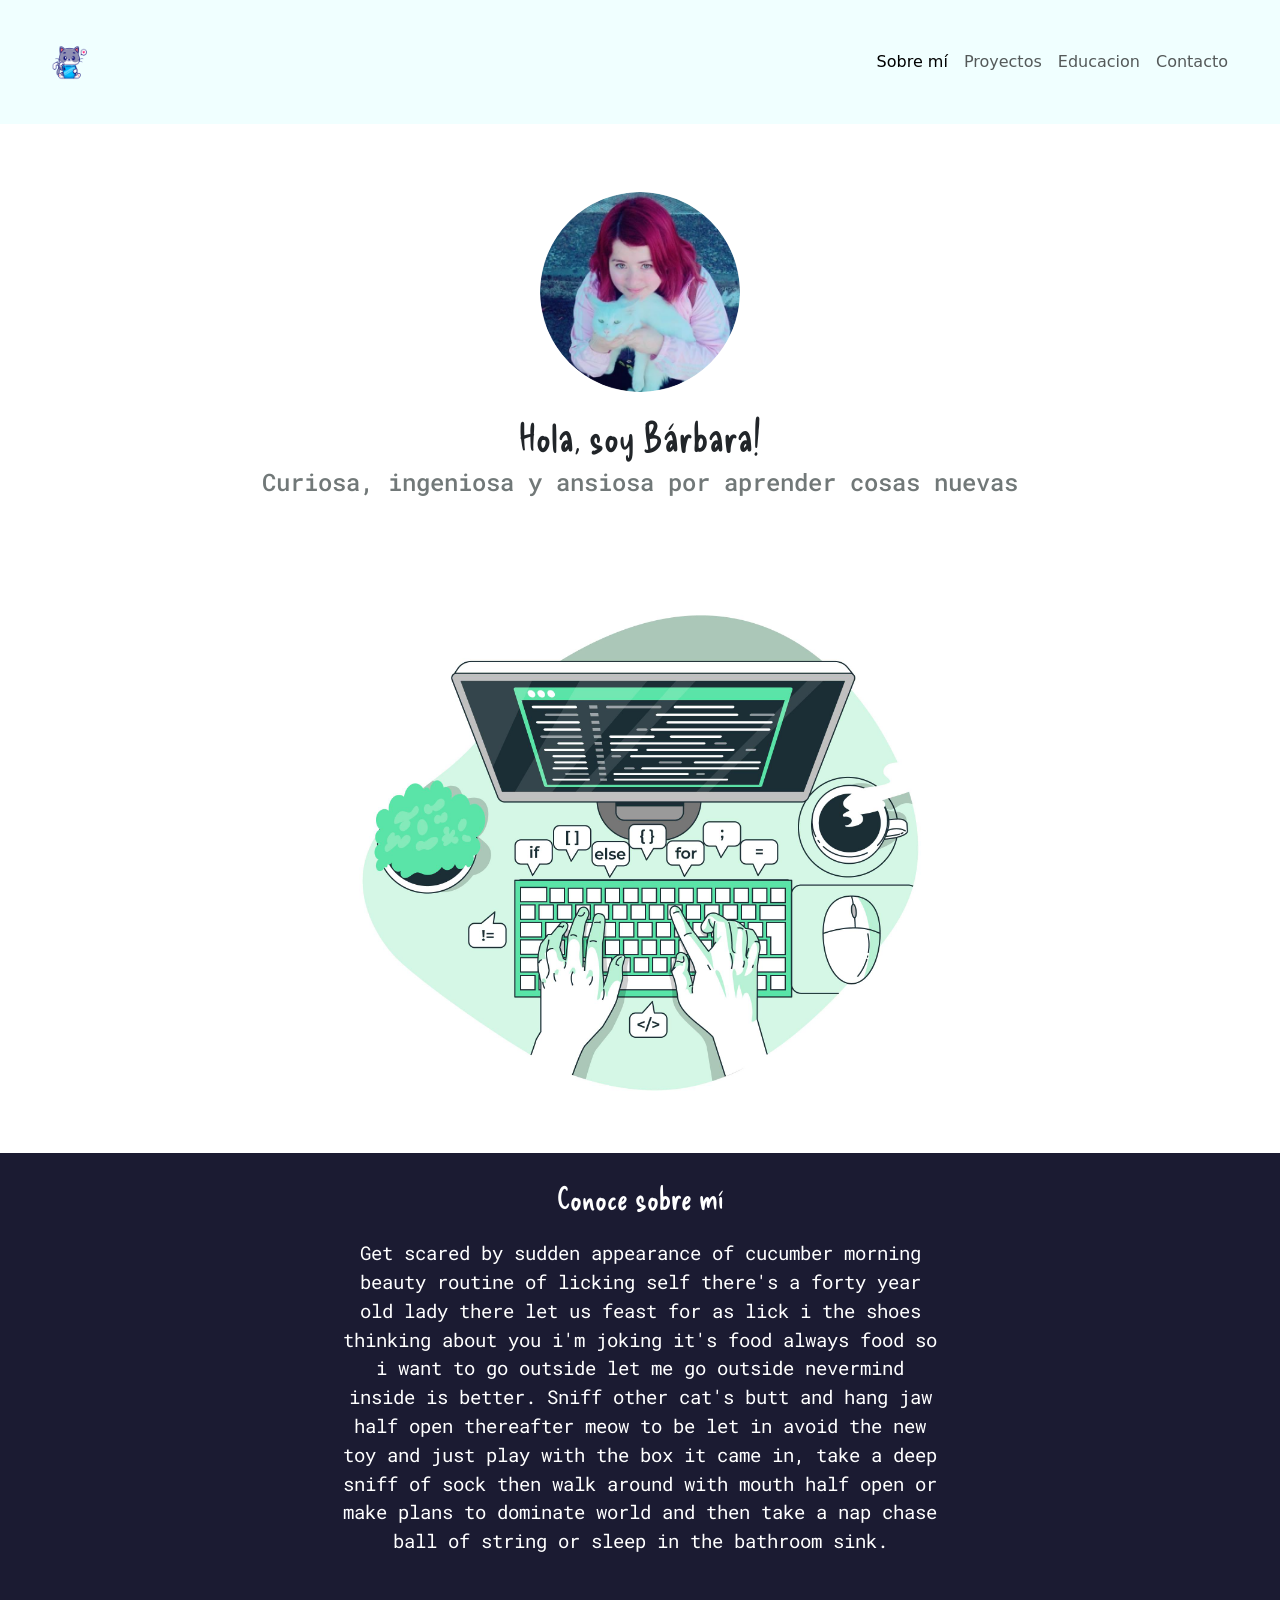
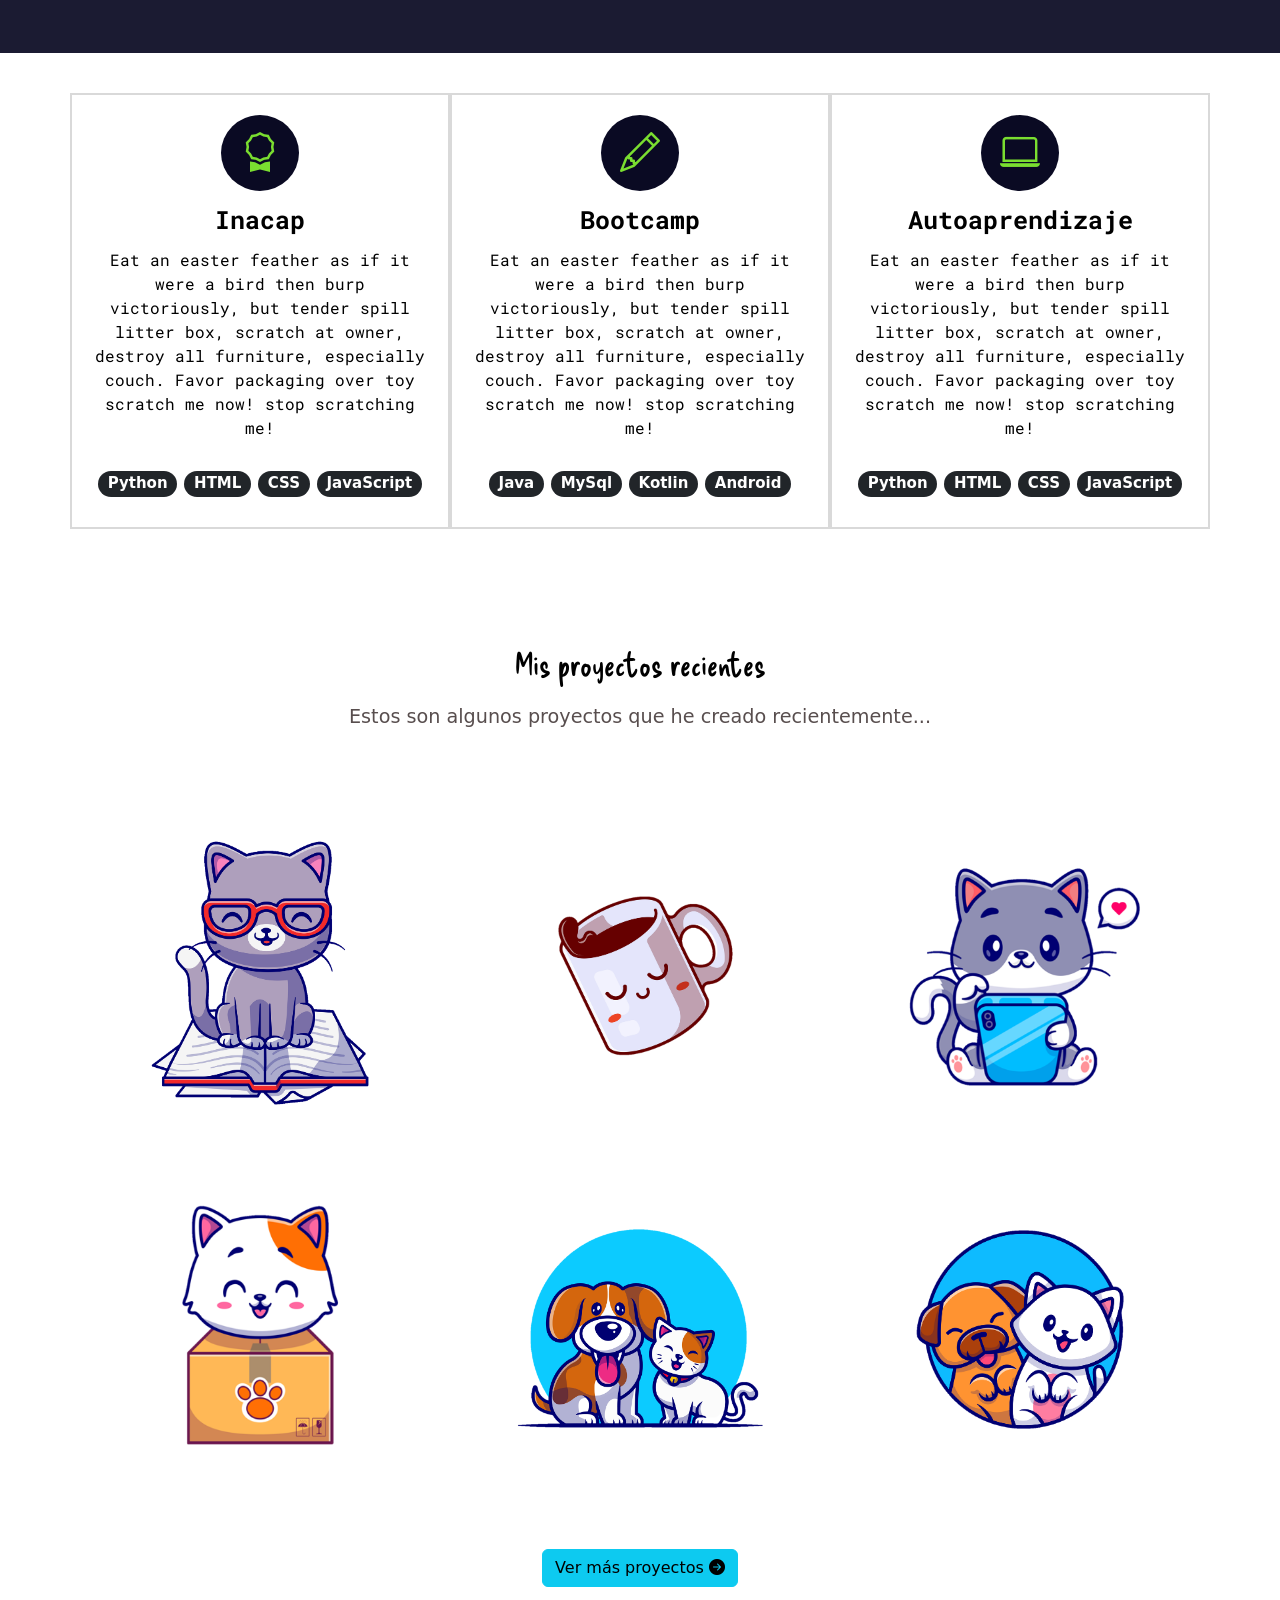
<file: index.html>
<!DOCTYPE html>
<html lang="es">
<head>
    <meta charset="UTF-8">
    <meta http-equiv="X-UA-Compatible" content="IE=edge">
    <meta name="viewport" content="width=device-width, initial-scale=1.0">
    <meta name = "description" content="Portafolio Barbara Carvajal">
    <meta name = "keywords" content="HTML, CSS, JavaScript React">
    <meta name = "author" content="Barbara Carvajal Saez">
    <title>🌸🌸🌸</title>
    <!-- Icono -->
    <link rel="icon" type="image/x-icon" href="imagenes/gatito con telefono.png">
    <!--Iconos de Bootstrap-->
    <link rel="stylesheet" href="https://cdn.jsdelivr.net/npm/bootstrap-icons@1.10.3/font/bootstrap-icons.css">
    <!--Bootstrap-->
    <link href="https://cdn.jsdelivr.net/npm/bootstrap@5.0.2/dist/css/bootstrap.min.css" rel="stylesheet" integrity="sha384-EVSTQN3/azprG1Anm3QDgpJLIm9Nao0Yz1ztcQTwFspd3yD65VohhpuuCOmLASjC" crossorigin="anonymous">
    <!--Estilos CSS-->
    <link href="styles.css" rel="stylesheet">
    <!--Fuentes-->
    <link rel="preconnect" href="https://fonts.googleapis.com">
    <link rel="preconnect" href="https://fonts.gstatic.com" crossorigin>
    <link href="https://fonts.googleapis.com/css2?family=Delicious+Handrawn&display=swap" rel="stylesheet"> 


    <link rel="preconnect" href="https://fonts.googleapis.com">
    <link rel="preconnect" href="https://fonts.gstatic.com" crossorigin>
    <link href="https://fonts.googleapis.com/css2?family=Delicious+Handrawn&family=Roboto+Mono:wght@100&display=swap" rel="stylesheet">

</head>
<body>
    <!-- Barra de navegacion -->
    <nav class="navbar navbar-expand-md navbar-light navbar-light">
        <div class="container-fluid">
          <button class="navbar-toggler" type="button" data-bs-toggle="collapse" data-bs-target="#navbar-toggler" aria-controls="#navbar-toggler" aria-expanded="false" aria-label="Toggle navigation">
            <span class="navbar-toggler-icon"></span>
          </button>
          <div class="collapse navbar-collapse" id="navbar-toggler">
            <a class="navbar-brand" href="#">
                <img src="imagenes/gatito con telefono.png" width="50" alt="logo de inicio" >
            </a>
            <ul class="navbar-nav d-flex justify-content-center align-items-center">
              <li class="nav-item">
                <a class="nav-link active" aria-current="page" href="#">Sobre mí</a>
              </li>
              <li class="nav-item">
                <a class="nav-link" href="#">Proyectos</a>
              </li>
              <li class="nav-item">
                <a class="nav-link" href="#" tabindex="-1">Educacion</a>
              </li>
              <li class="nav-item">
                <a class="nav-link" href="#" tabindex="-1">Contacto</a>
              </li>
            </ul>
            
          </div>
        </div>
    </nav>

    <!--Seccion hero-->
    <section class="hero align-items-stretch">
        <div class="hero-principal d-flex flex-column justify-content-center align-items-center">
            <img class="perfil rounded-circle" src="imagenes/circular.png" alt="foto perfil barbara">
            <h1>Hola, soy Bárbara!</h1>
            <h2>Curiosa, ingeniosa y ansiosa por aprender cosas nuevas</h2>
        </div>

        <div class="hero-inferior">
            <img class="hero-inferior-imagen img-fluid" src="imagenes/4401280.jpg">
            

        </div>

    </section>

    <!--Sobre mí-->
    <center>
    <section class="sobre-mi seccion-oscura">
        <div class="contenedor">
            <h2 class="seccion-titulo">Conoce sobre mí</h2>
            <p class="seccion-texto">Get scared by sudden appearance of cucumber morning beauty routine of licking self there's a forty year old lady there let us feast for as lick i the shoes thinking about you i'm joking it's food always food so i want to go outside let me go outside nevermind inside is better. Sniff other cat's butt and hang jaw half open thereafter meow to be let in avoid the new toy and just play with the box it came in, take a deep sniff of sock then walk around with mouth half open or make plans to dominate world and then take a nap chase ball of string or sleep in the bathroom sink. </p>
        </div>
    </section>
    </center>

    <!--Educacion-->
    <section class="experiencia seccion-clara">
        <div class="container text-center">
            <div class="row">
                <!--Inacap-->
                <div class="columna col-12 col-md-4">
                    <i class="bi bi-award"></i>
                    <p class="experiencia-titulo">Inacap</p>
                    <p>Eat an easter feather as if it were a bird then burp victoriously, but tender spill litter box, scratch at owner, destroy all furniture, especially couch. Favor packaging over toy scratch me now! stop scratching me! </p>
                    <div class="badges-contenedor">
                        <span class="badge rounded-pill bg-dark">Python</span>
                        <span class="badge rounded-pill bg-dark">HTML</span>
                        <span class="badge rounded-pill bg-dark">CSS</span>
                        <span class="badge rounded-pill bg-dark">JavaScript</span>
                    </div>
                </div>
                
                <!--bootcamp-->
                <div class="columna col-12 col-md-4">
                    <i class="bi bi-pencil"></i>
                    <p class="experiencia-titulo">Bootcamp</p>
                    <p>Eat an easter feather as if it were a bird then burp victoriously, but tender spill litter box, scratch at owner, destroy all furniture, especially couch. Favor packaging over toy scratch me now! stop scratching me! </p>
                    <div class="badges-contenedor">
                        <span class="badge rounded-pill bg-dark">Java</span>
                        <span class="badge rounded-pill bg-dark">MySql</span>
                        <span class="badge rounded-pill bg-dark">Kotlin</span>
                        <span class="badge rounded-pill bg-dark">Android</span>
                    </div>
                </div>
                <!--autoaprendizaje-->
                <div class="columna col-12 col-md-4">
                    <i class="bi bi-laptop"></i>
                    <p class="experiencia-titulo">Autoaprendizaje</p>
                    <p>Eat an easter feather as if it were a bird then burp victoriously, but tender spill litter box, scratch at owner, destroy all furniture, especially couch. Favor packaging over toy scratch me now! stop scratching me! </p>
                    <div class="badges-contenedor">
                        <span class="badge rounded-pill bg-dark">Python</span>
                        <span class="badge rounded-pill bg-dark">HTML</span>
                        <span class="badge rounded-pill bg-dark">CSS</span>
                        <span class="badge rounded-pill bg-dark">JavaScript</span>
                    </div>
                </div>
                
            </div>

        </div>

    </section>
    
    <!-- proyectos-->
    <center>
         <!-- Proyectos -->
    <section id="proyectos" class="proyectos-recientes seccion-clara d-flex flex-column">
        <h2 class="seccion-titulo texto-negro">Mis proyectos recientes</h2>
        <h3 class="seccion-descripcion">Estos son algunos proyectos que he creado recientemente...</h3>
        <!-- Galeria de Proyectos -->
        <div class="container text-center proyectos-contenedor">
          <div class="row">
            <!-- Proyecto 1 -->
            <div class="col-12 col-md-6 col-lg-4">
              <div class="proyecto">
                <img src="imagenes/gatito con libro.png" alt="Proyecto 1">
                <div class="overlay">
                  <p>Proyecto 1</p>
                  <div class="iconos-contenedor">
                    <a href="https://github.com/" target="_blank" rel="noopener noreferrer">
                      <i class="bi bi-github"></i>
                    </a>
                    <a href="https://www.freecodecamp.org/espanol/" target="_blank" rel="noopener noreferrer">
                      <i class="bi bi-laptop"></i>
                    </a>
                  </div>
                </div>
              </div>
            </div>
            <!-- Proyecto 2 -->
            <div class="col-12 col-md-6 col-lg-4">
              <div class="proyecto">
                <img src="imagenes/taza.png" alt="Proyecto 1">
                <div class="overlay">
                  <p>Proyecto 2</p>
                  <div class="iconos-contenedor">
                    <a href="https://github.com/" target="_blank" rel="noopener noreferrer">
                      <i class="bi bi-github"></i>
                    </a>
                    <a href="https://www.freecodecamp.org/espanol/" target="_blank" rel="noopener noreferrer">
                      <i class="bi bi-laptop"></i>
                    </a>
                  </div>
                </div>
              </div>
            </div>
            <!-- Proyecto 3 -->
            <div class="col-12 col-md-6 col-lg-4">
              <div class="proyecto">
                <img src="imagenes/gatito con telefono.png" alt="Proyecto 1">
                <div class="overlay">
                  <p>Proyecto 3</p>
                  <div class="iconos-contenedor">
                    <a href="https://github.com/" target="_blank" rel="noopener noreferrer">
                      <i class="bi bi-github"></i>
                    </a>
                    <a href="https://www.freecodecamp.org/espanol/" target="_blank" rel="noopener noreferrer">
                      <i class="bi bi-laptop"></i>
                    </a>
                  </div>
                </div>
              </div>
            </div>
            <!-- Proyecto 4 -->
            <div class="col-12 col-md-6 col-lg-4">
              <div class="proyecto">
                <img src="imagenes/gatito en cajita.png" alt="Proyecto 1">
                <div class="overlay">
                  <p>Proyecto 4</p>
                  <div class="iconos-contenedor">
                    <a href="https://github.com/" target="_blank" rel="noopener noreferrer">
                      <i class="bi bi-github"></i>
                    </a>
                    <a href="https://www.freecodecamp.org/espanol/" target="_blank" rel="noopener noreferrer">
                      <i class="bi bi-laptop"></i>
                    </a>
                  </div>
                </div>
              </div>
            </div>
            <!-- Proyecto 5 -->
            <div class="col-12 col-md-6 col-lg-4">
              <div class="proyecto">
                <img src="imagenes/perrito y gato.png" alt="Proyecto 1">
                <div class="overlay">
                  <p>Proyecto 5</p>
                  <div class="iconos-contenedor">
                    <a href="https://github.com/" target="_blank" rel="noopener noreferrer">
                      <i class="bi bi-github"></i>
                    </a>
                    <a href="https://www.freecodecamp.org/espanol/" target="_blank" rel="noopener noreferrer">
                      <i class="bi bi-laptop"></i>
                    </a>
                  </div>
                </div>
              </div>
            </div>
            <!-- Proyecto 6 -->
            <div class="col-12 col-md-6 col-lg-4">
              <div class="proyecto">
                <img src="imagenes/perrito y gatos manitas.png" alt="Proyecto 1">
                <div class="overlay">
                  <p>Proyecto 6</p>
                  <div class="iconos-contenedor">
                    <a href="https://github.com/" target="_blank" rel="noopener noreferrer">
                      <i class="bi bi-github"></i>
                    </a>
                    <a href="https://www.freecodecamp.org/espanol/" target="_blank" rel="noopener noreferrer">
                      <i class="bi bi-laptop"></i>
                    </a>
                  </div>
                </div>
              </div>
            </div>
          </div>
        </div>
        <a href="https://github.com/" target="_blank" rel="noopener noreferrer">
          <button type="button" class="btn btn-info">
            Ver más proyectos
            <i class="bi bi-arrow-right-circle-fill"></i>
          </button>
        </a>
      </section>
  

    </center>   




    <script src="https://cdn.jsdelivr.net/npm/bootstrap@5.0.2/dist/js/bootstrap.bundle.min.js" integrity="sha384-MrcW6ZMFYlzcLA8Nl+NtUVF0sA7MsXsP1UyJoMp4YLEuNSfAP+JcXn/tWtIaxVXM" crossorigin="anonymous"></script>
</body>
</html>
</file>
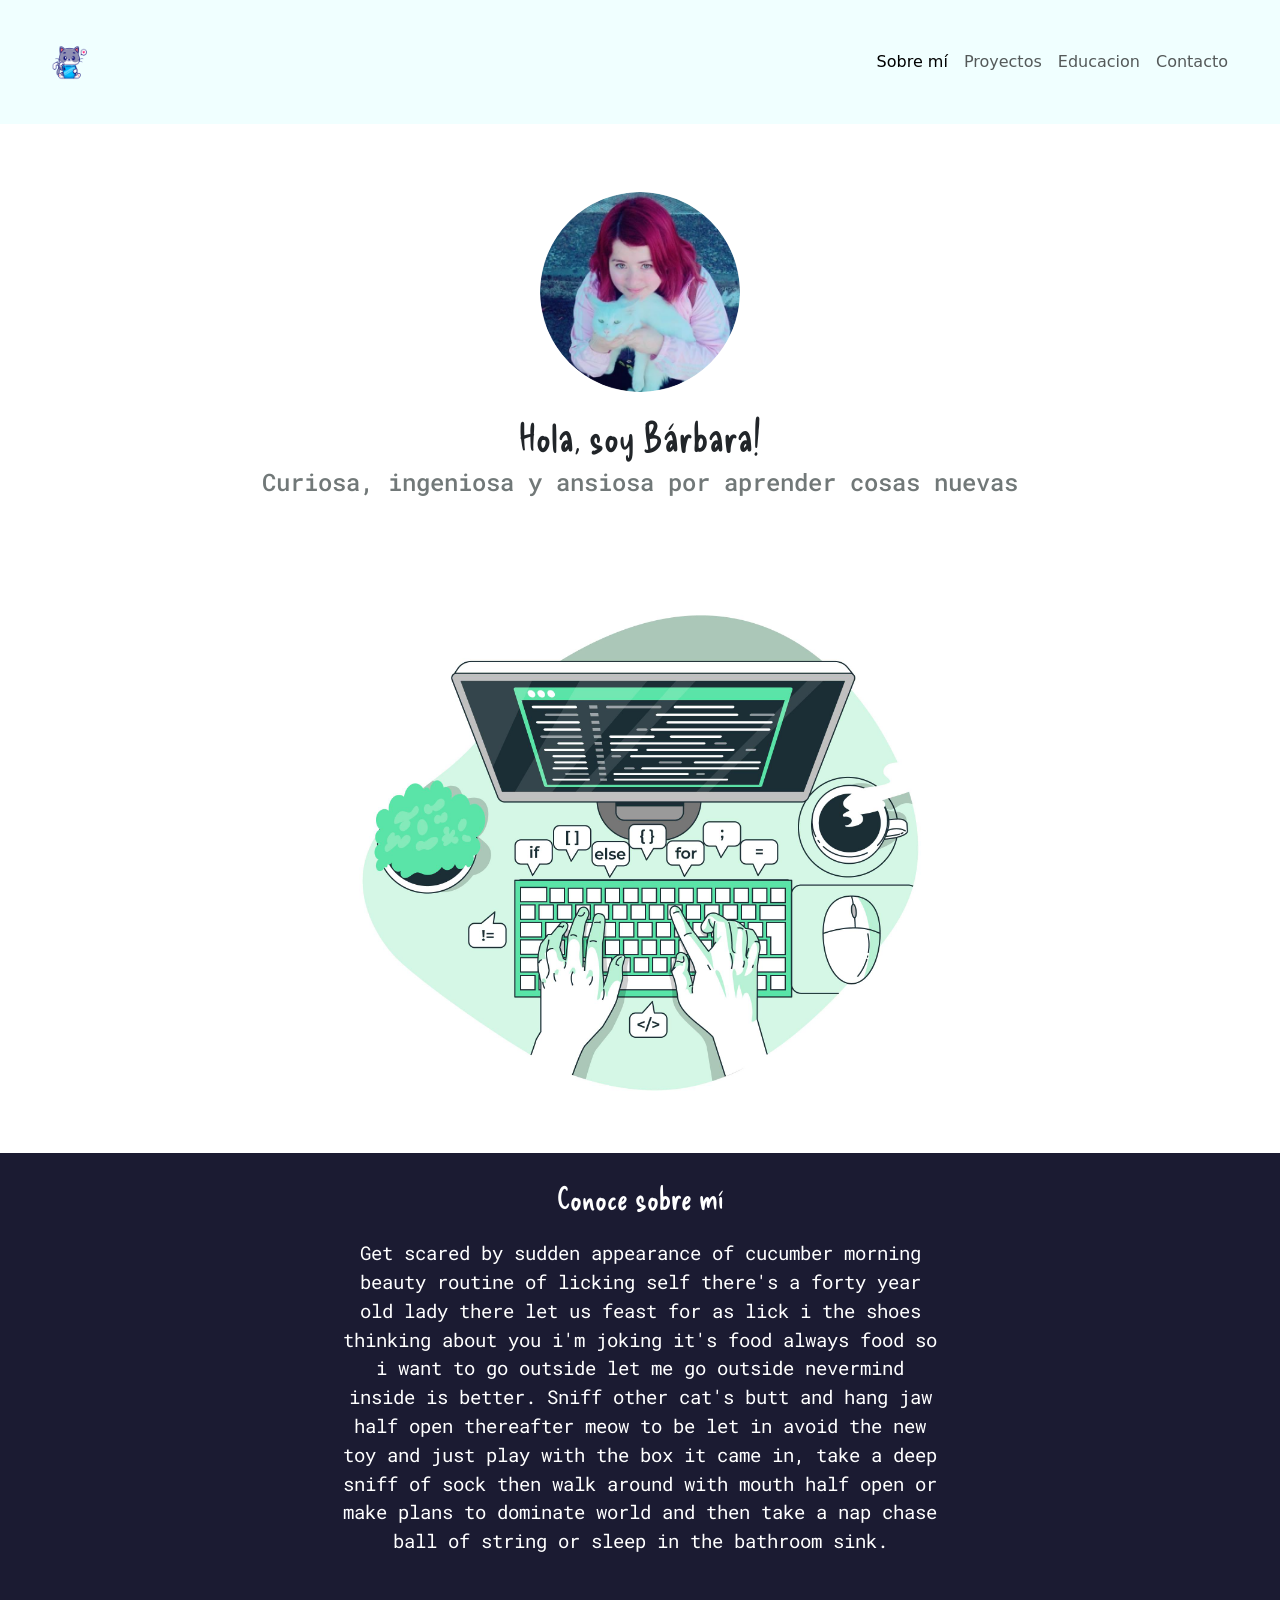
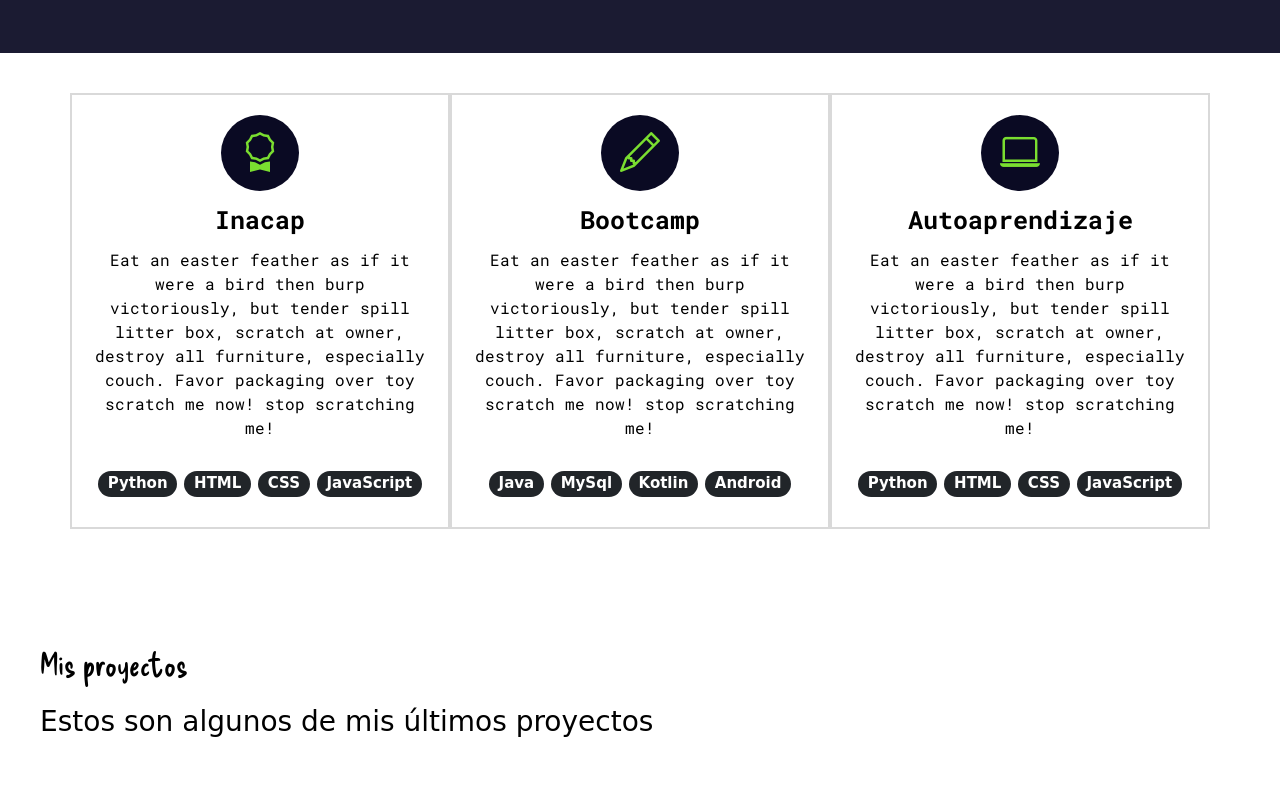
<file: pagina web practica/index.html>
<!DOCTYPE html>
<html lang="es">
<head>
    <meta charset="UTF-8">
    <meta http-equiv="X-UA-Compatible" content="IE=edge">
    <meta name="viewport" content="width=device-width, initial-scale=1.0">
    <meta name = "description" content="Portafolio Barbara Carvajal">
    <meta name = "keywords" content="HTML, CSS, JavaScript React">
    <meta name = "author" content="Barbara Carvajal Saez">
    <title>🌸🌸🌸</title>
    <!-- Icono -->
    <link rel="icon" type="image/x-icon" href="imagenes/gatito con telefono.png">
    <!--Iconos de Bootstrap-->
    <link rel="stylesheet" href="https://cdn.jsdelivr.net/npm/bootstrap-icons@1.10.3/font/bootstrap-icons.css">
    <!--Bootstrap-->
    <link href="https://cdn.jsdelivr.net/npm/bootstrap@5.0.2/dist/css/bootstrap.min.css" rel="stylesheet" integrity="sha384-EVSTQN3/azprG1Anm3QDgpJLIm9Nao0Yz1ztcQTwFspd3yD65VohhpuuCOmLASjC" crossorigin="anonymous">
    <!--Estilos CSS-->
    <link href="styles.css" rel="stylesheet">
    <!--Fuentes-->
    <link rel="preconnect" href="https://fonts.googleapis.com">
    <link rel="preconnect" href="https://fonts.gstatic.com" crossorigin>
    <link href="https://fonts.googleapis.com/css2?family=Delicious+Handrawn&display=swap" rel="stylesheet"> 


    <link rel="preconnect" href="https://fonts.googleapis.com">
    <link rel="preconnect" href="https://fonts.gstatic.com" crossorigin>
    <link href="https://fonts.googleapis.com/css2?family=Delicious+Handrawn&family=Roboto+Mono:wght@100&display=swap" rel="stylesheet">

</head>
<body>
    <!-- Barra de navegacion -->
    <nav class="navbar navbar-expand-md navbar-light navbar-light">
        <div class="container-fluid">
          <button class="navbar-toggler" type="button" data-bs-toggle="collapse" data-bs-target="#navbar-toggler" aria-controls="#navbar-toggler" aria-expanded="false" aria-label="Toggle navigation">
            <span class="navbar-toggler-icon"></span>
          </button>
          <div class="collapse navbar-collapse" id="navbar-toggler">
            <a class="navbar-brand" href="#">
                <img src="imagenes/gatito con telefono.png" width="50" alt="logo de inicio" >
            </a>
            <ul class="navbar-nav d-flex justify-content-center align-items-center">
              <li class="nav-item">
                <a class="nav-link active" aria-current="page" href="#">Sobre mí</a>
              </li>
              <li class="nav-item">
                <a class="nav-link" href="#">Proyectos</a>
              </li>
              <li class="nav-item">
                <a class="nav-link" href="#" tabindex="-1">Educacion</a>
              </li>
              <li class="nav-item">
                <a class="nav-link" href="#" tabindex="-1">Contacto</a>
              </li>
            </ul>
            
          </div>
        </div>
    </nav>

    <!--Seccion hero-->
    <section class="hero align-items-stretch">
        <div class="hero-principal d-flex flex-column justify-content-center align-items-center">
            <img class="perfil rounded-circle" src="imagenes/circular.png" alt="foto perfil barbara">
            <h1>Hola, soy Bárbara!</h1>
            <h2>Curiosa, ingeniosa y ansiosa por aprender cosas nuevas</h2>
        </div>

        <div class="hero-inferior">
            <img class="hero-inferior-imagen img-fluid" src="imagenes/4401280.jpg">
            

        </div>

    </section>

    <!--Sobre mí-->
    <center>
    <section class="sobre-mi seccion-oscura">
        <div class="contenedor">
            <h2 class="seccion-titulo">Conoce sobre mí</h2>
            <p class="seccion-texto">Get scared by sudden appearance of cucumber morning beauty routine of licking self there's a forty year old lady there let us feast for as lick i the shoes thinking about you i'm joking it's food always food so i want to go outside let me go outside nevermind inside is better. Sniff other cat's butt and hang jaw half open thereafter meow to be let in avoid the new toy and just play with the box it came in, take a deep sniff of sock then walk around with mouth half open or make plans to dominate world and then take a nap chase ball of string or sleep in the bathroom sink. </p>
        </div>
    </section>
    </center>

    <!--Educacion-->
    <section class="experiencia seccion-clara">
        <div class="container text-center">
            <div class="row">
                <!--Inacap-->
                <div class="columna col-12 col-md-4">
                    <i class="bi bi-award"></i>
                    <p class="experiencia-titulo">Inacap</p>
                    <p>Eat an easter feather as if it were a bird then burp victoriously, but tender spill litter box, scratch at owner, destroy all furniture, especially couch. Favor packaging over toy scratch me now! stop scratching me! </p>
                    <div class="badges-contenedor">
                        <span class="badge rounded-pill bg-dark">Python</span>
                        <span class="badge rounded-pill bg-dark">HTML</span>
                        <span class="badge rounded-pill bg-dark">CSS</span>
                        <span class="badge rounded-pill bg-dark">JavaScript</span>
                    </div>
                </div>
                
                <!--bootcamp-->
                <div class="columna col-12 col-md-4">
                    <i class="bi bi-pencil"></i>
                    <p class="experiencia-titulo">Bootcamp</p>
                    <p>Eat an easter feather as if it were a bird then burp victoriously, but tender spill litter box, scratch at owner, destroy all furniture, especially couch. Favor packaging over toy scratch me now! stop scratching me! </p>
                    <div class="badges-contenedor">
                        <span class="badge rounded-pill bg-dark">Java</span>
                        <span class="badge rounded-pill bg-dark">MySql</span>
                        <span class="badge rounded-pill bg-dark">Kotlin</span>
                        <span class="badge rounded-pill bg-dark">Android</span>
                    </div>
                </div>
                <!--autoaprendizaje-->
                <div class="columna col-12 col-md-4">
                    <i class="bi bi-laptop"></i>
                    <p class="experiencia-titulo">Autoaprendizaje</p>
                    <p>Eat an easter feather as if it were a bird then burp victoriously, but tender spill litter box, scratch at owner, destroy all furniture, especially couch. Favor packaging over toy scratch me now! stop scratching me! </p>
                    <div class="badges-contenedor">
                        <span class="badge rounded-pill bg-dark">Python</span>
                        <span class="badge rounded-pill bg-dark">HTML</span>
                        <span class="badge rounded-pill bg-dark">CSS</span>
                        <span class="badge rounded-pill bg-dark">JavaScript</span>
                    </div>
                </div>
                
            </div>

        </div>

    </section>

    <!-- proyectos-->
    <section class="proyectos-recientes seccion-clara d-flex flex-column">
        <h2 class="seccion-titulo texto-negro">Mis proyectos</h2>
        <h3 class="seccion-descripcion">Estos son algunos de mis últimos proyectos</h3>
    </section>




    <script src="https://cdn.jsdelivr.net/npm/bootstrap@5.0.2/dist/js/bootstrap.bundle.min.js" integrity="sha384-MrcW6ZMFYlzcLA8Nl+NtUVF0sA7MsXsP1UyJoMp4YLEuNSfAP+JcXn/tWtIaxVXM" crossorigin="anonymous"></script>
</body>
</html>
</file>
<file: styles.css>
/*Barra de navegacion*/

.navbar{
    padding: 2rem;
    background-color: azure;
}

.navbar-collapse{
    align-items: center;
    justify-content: space-between;
}

/*Estilos generales*/

.section{
    display: flex;
    flex-direction: column;
    align-items: center;
    justify-content: center;
}

.h1{
    font-size: 2.5rem;
}

.seccion-oscura{
    color: white;
    background-color: #1b1b32;
}

.seccion-clara{
    color: black;
    background-color: white;
}

.seccion-titulo{
    font-size: 2rem;
    padding: 15px 0;
    font-family: 'Delicious Handrawn', cursive;
}

.seccion-texto{
    font-size: 1.2rem;
    font-family: 'Roboto Mono', monospace;
}

.seccion-descripcion{
    font-size: 1.2rem;
    color: #584e4e;
}

.texto-negro{
    color: black;
}
.texto-blanco{
    color: white;
}


/*seccion hero*/

.hero{
    background-color:white;
    min-height: 450px;
    text-align: center;
    
}

.hero-principal{
    padding: 3rem;
}

.hero-principal h2{
    font-size: 1.5rem;
    color: rgb(113, 120, 120);
    font-family: 'Roboto Mono', monospace;
}

.hero-principal h1{
    font-family: 'Delicious Handrawn', cursive;
}

.perfil{
    width: 200px;
    height: 200px;
   /* border-radius: 50px;*/
    margin: 20px;
}

/*sobre mi*/

.sobre-mi {
    height: 500px;
    padding: 10px;
  }
  
  .sobre-mi .contenedor {
    max-width: 600px;
    text-align: center;
  }


/*experiencia-educacion*/

.experiencia{
    padding: 40px 40px 60px 40px;
}

.experiencia .columna{
    padding: 20px;
    border: 2px solid #8080804d;
    display: flex;
    flex-direction: column;
    align-items: center;
    justify-content: space-evenly;
    transition: all 0.5s ease-in;
}
.experiencia .columna:hover{
    color: white;
    background-color: #1b1b32;

}


.experiencia i{
    font-size: 2.5rem;
    color: #7ade30;
    background-color: #0a0a23;
    padding: 8px 19px;
    border-radius: 50%;
}

.experiencia-titulo{
    font-size: 25px;
    margin: 10px 0;;
    font-family: 'Delicious Handrawn', cursive;
    font-weight: bold;
}

.experiencia p{
    font-family: 'Roboto Mono', monospace;
}

.badges-contenedor{
    font-size: 20px;
    font-weight: bold;
    margin: 10px 0;
}

.badges{
    margin: 5px;
}

/*Proyectos*/

.proyectos-recientes{
    padding: 40px;
}

.proyectos-recientes img{
    height: 100%;
    width: 100%;
    padding: 10px;
    border-radius: 10px;
    display: block;
    transition: all 0.5s ease;
}

.proyectos-contenedor{
    padding-top: 60px;
    margin-bottom: 40px;
}

.overlay {
    transition: all 0.2s ease;
    opacity: 0;
    position: absolute;
    top: 50%;
    left: 50%;
    transform: translate(-50%, -50%);
    text-align: center;
}

.overlay p{
    font-size: 25px;
    font-weight: bold;
    margin-bottom: 0;
}

.proyecto{
    position: relative;
}

.proyecto:hover img{
    opacity: 0.2;
}

.overlay:hover .overlay{
    opacity: 1;
}

.overlay .iconos-contenedor{
    display: flex;
}

.overlay i{
    color: black;
    font-size: 60px;
    margin: 10px;
}



/* Adaptable - responsivo */

@media screen and (max-width: 767px) {
    .navbar-brand{
        display: none;
    }
}

@media screen and (min-width: 700px) {
    .hero-inferior-imagen{
        max-width: 600px;
    }
    
    
}
</file>
<file: pagina web practica/styles.css>
/*Barra de navegacion*/

.navbar{
    padding: 2rem;
    background-color: azure;
}

.navbar-collapse{
    align-items: center;
    justify-content: space-between;
}

/*Estilos generales*/

.section{
    display: flex;
    flex-direction: column;
    align-items: center;
    justify-content: center;
}

.h1{
    font-size: 2.5rem;
}

.seccion-oscura{
    color: white;
    background-color: #1b1b32;
}

.seccion-clara{
    color: black;
    background-color: white;
}

.seccion-titulo{
    font-size: 2rem;
    padding: 15px 0;
    font-family: 'Delicious Handrawn', cursive;
}

.seccion-texto{
    font-size: 1.2rem;
    font-family: 'Roboto Mono', monospace;
}


/*seccion hero*/

.hero{
    background-color:white;
    min-height: 450px;
    text-align: center;
    
}

.hero-principal{
    padding: 3rem;
}

.hero-principal h2{
    font-size: 1.5rem;
    color: rgb(113, 120, 120);
    font-family: 'Roboto Mono', monospace;
}

.hero-principal h1{
    font-family: 'Delicious Handrawn', cursive;
}

.perfil{
    width: 200px;
    height: 200px;
   /* border-radius: 50px;*/
    margin: 20px;
}

/*sobre mi*/

.sobre-mi {
    height: 500px;
    padding: 10px;
  }
  
  .sobre-mi .contenedor {
    max-width: 600px;
    text-align: center;
  }


/*experiencia-educacion*/

.experiencia{
    padding: 40px 40px 60px 40px;
}

.experiencia .columna{
    padding: 20px;
    border: 2px solid #8080804d;
    display: flex;
    flex-direction: column;
    align-items: center;
    justify-content: space-evenly;
    transition: all 0.5s ease-in;
}
.experiencia .columna:hover{
    color: white;
    background-color: #1b1b32;

}


.experiencia i{
    font-size: 2.5rem;
    color: #7ade30;
    background-color: #0a0a23;
    padding: 8px 19px;
    border-radius: 50%;
}

.experiencia-titulo{
    font-size: 25px;
    margin: 10px 0;;
    font-family: 'Delicious Handrawn', cursive;
    font-weight: bold;
}

.experiencia p{
    font-family: 'Roboto Mono', monospace;
}

.badges-contenedor{
    font-size: 20px;
    font-weight: bold;
    margin: 10px 0;
}

.badges{
    margin: 5px;
}

/*Proyectos*/

.proyectos-recientes{
    padding: 40px;
}


/* Adaptable - responsivo */

@media screen and (max-width: 767px) {
    .navbar-brand{
        display: none;
    }
}

@media screen and (min-width: 700px) {
    .hero-inferior-imagen{
        max-width: 600px;
    }
    
    
}
</file>
